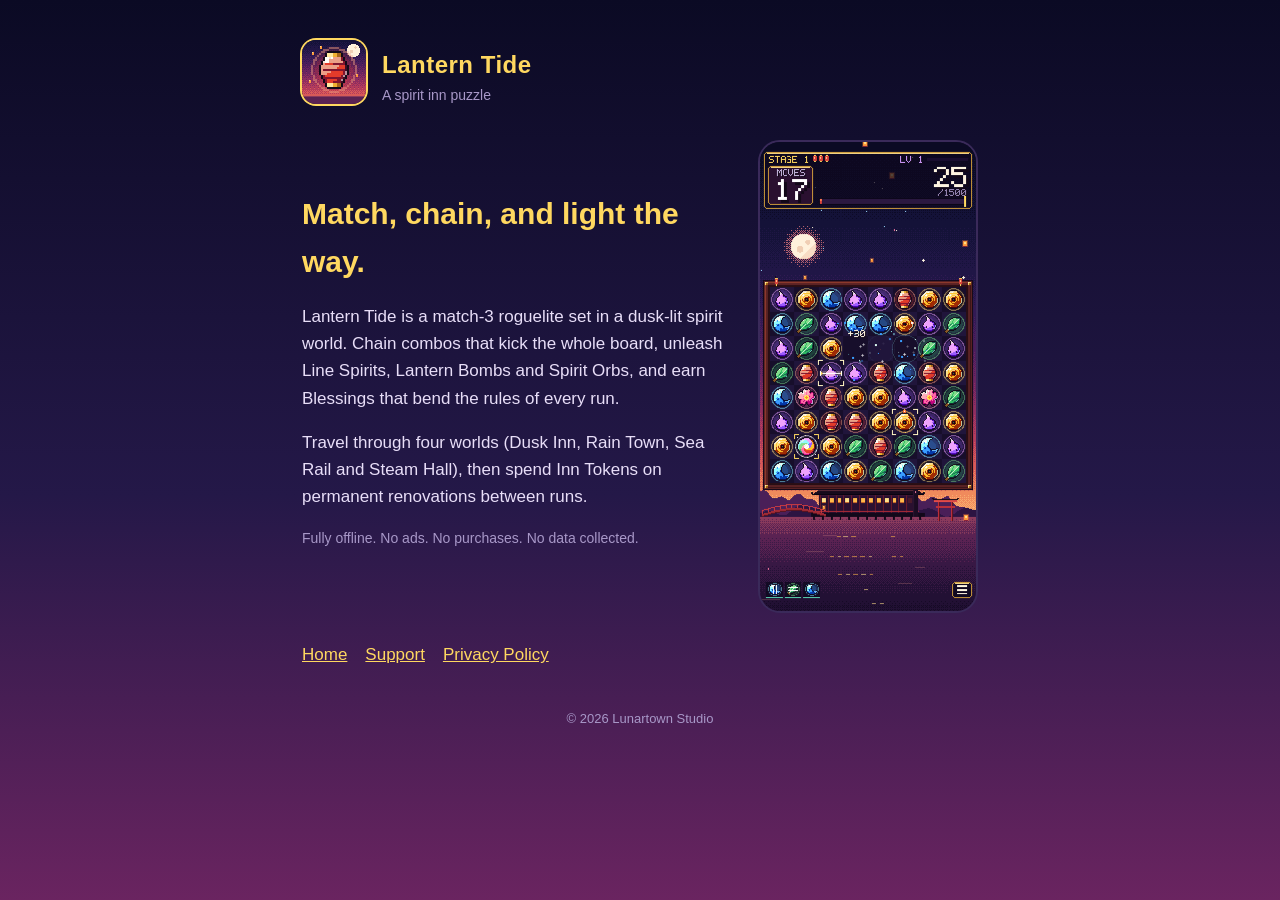
<file: index.html>
<!DOCTYPE html>
<html lang="en">
<head>
<meta charset="utf-8">
<meta name="viewport" content="width=device-width, initial-scale=1">
<title>Lantern Tide</title>
<link rel="icon" type="image/png" href="icon.png">
<link rel="stylesheet" href="style.css">
</head>
<body>
<main>
<header><a href="./"><img src="icon.png" alt=""></a><div><a href="./"><div class="name">Lantern Tide</div></a><div class="tag">A spirit inn puzzle</div></div></header>
<div class="hero">
  <div>
    <h1>Match, chain, and light the way.</h1>
    <p>Lantern Tide is a match-3 roguelite set in a dusk-lit spirit world. Chain combos that kick the whole board, unleash Line Spirits, Lantern Bombs and Spirit Orbs, and earn Blessings that bend the rules of every run.</p>
    <p>Travel through four worlds (Dusk Inn, Rain Town, Sea Rail and Steam Hall), then spend Inn Tokens on permanent renovations between runs.</p>
    <p class="muted">Fully offline. No ads. No purchases. No data collected.</p>
  </div>
  <img class="shot" src="shot.png" alt="Lantern Tide gameplay">
</div>
<nav><a href="./">Home</a><a href="support.html">Support</a><a href="privacy.html">Privacy Policy</a></nav>
<footer>© 2026 Lunartown Studio</footer>
</main>
</body>
</html>
</file>
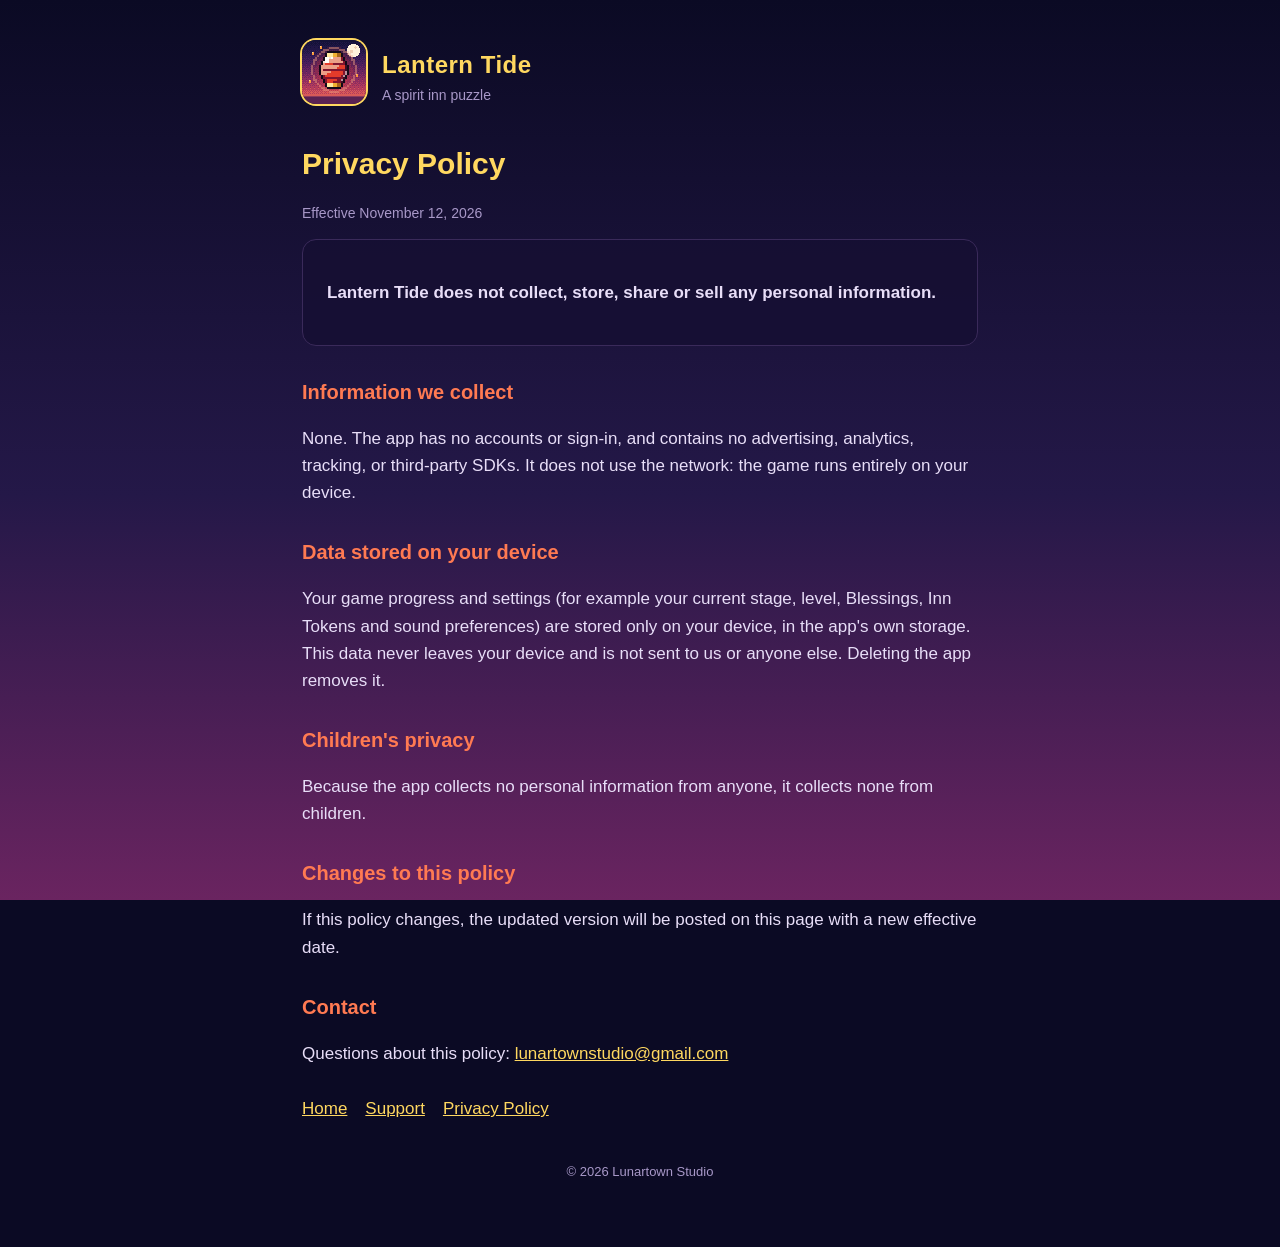
<file: privacy.html>
<!DOCTYPE html>
<html lang="en">
<head>
<meta charset="utf-8">
<meta name="viewport" content="width=device-width, initial-scale=1">
<title>Privacy Policy · Lantern Tide</title>
<link rel="icon" type="image/png" href="icon.png">
<link rel="stylesheet" href="style.css">
</head>
<body>
<main>
<header><a href="./"><img src="icon.png" alt=""></a><div><a href="./"><div class="name">Lantern Tide</div></a><div class="tag">A spirit inn puzzle</div></div></header>
<h1>Privacy Policy</h1>
<p class="muted">Effective November 12, 2026</p>
<div class="card">
  <p><strong>Lantern Tide does not collect, store, share or sell any personal information.</strong></p>
</div>
<h2>Information we collect</h2>
<p>None. The app has no accounts or sign-in, and contains no advertising, analytics, tracking, or third-party SDKs. It does not use the network: the game runs entirely on your device.</p>
<h2>Data stored on your device</h2>
<p>Your game progress and settings (for example your current stage, level, Blessings, Inn Tokens and sound preferences) are stored only on your device, in the app's own storage. This data never leaves your device and is not sent to us or anyone else. Deleting the app removes it.</p>
<h2>Children's privacy</h2>
<p>Because the app collects no personal information from anyone, it collects none from children.</p>
<h2>Changes to this policy</h2>
<p>If this policy changes, the updated version will be posted on this page with a new effective date.</p>
<h2>Contact</h2>
<p>Questions about this policy: <a href="mailto:lunartownstudio@gmail.com">lunartownstudio@gmail.com</a></p>
<nav><a href="./">Home</a><a href="support.html">Support</a><a href="privacy.html">Privacy Policy</a></nav>
<footer>© 2026 Lunartown Studio</footer>
</main>
</body>
</html>
</file>
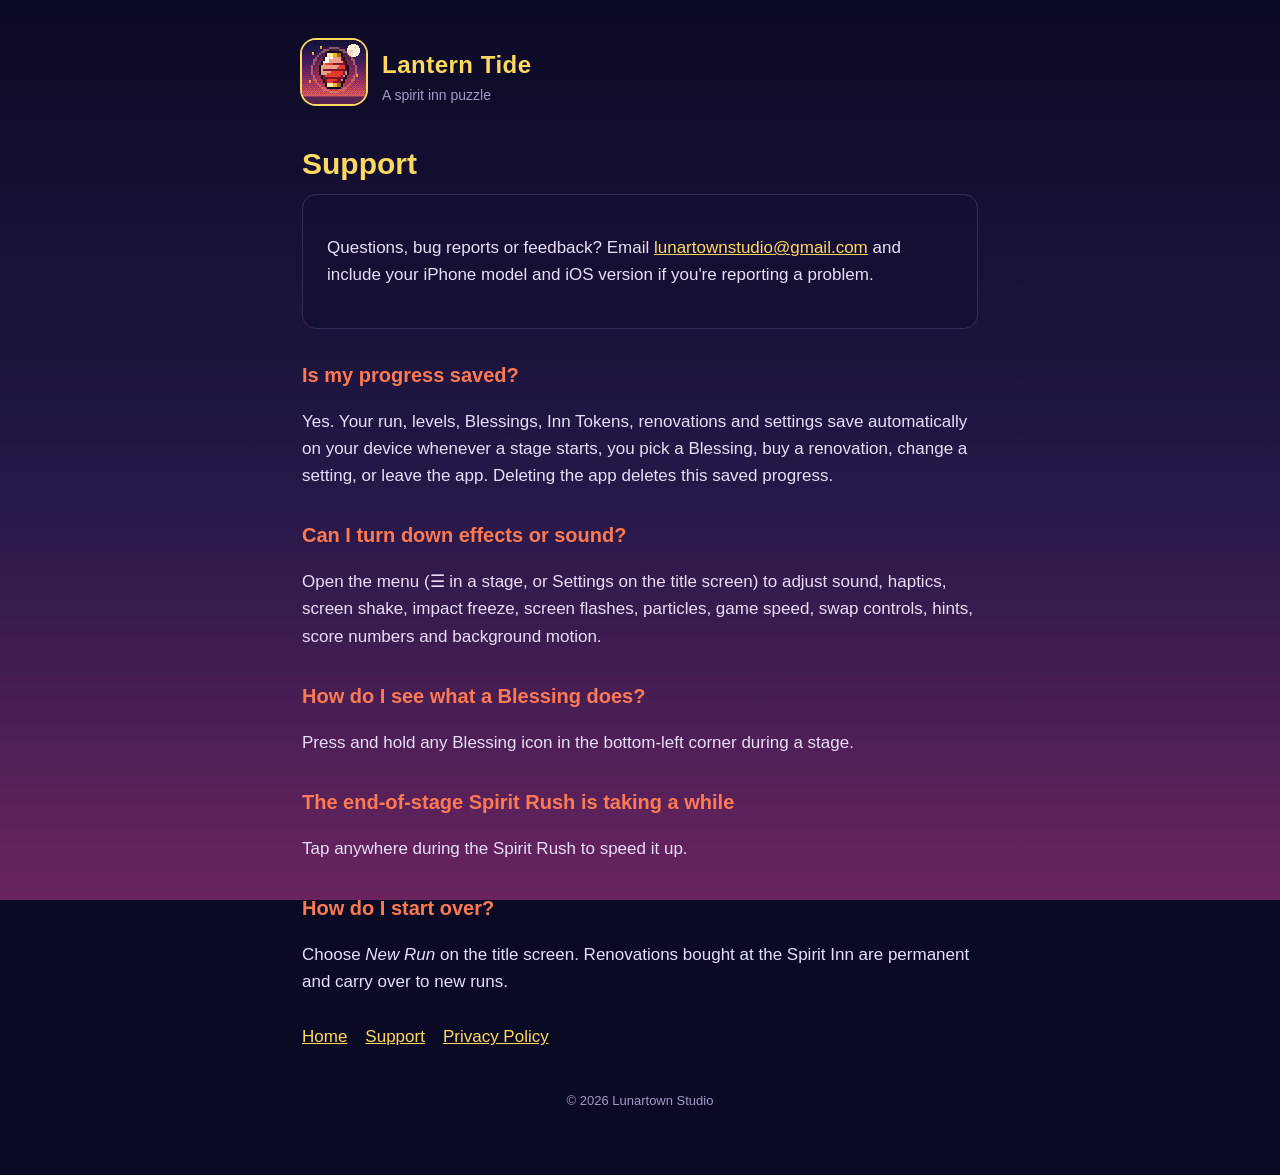
<file: support.html>
<!DOCTYPE html>
<html lang="en">
<head>
<meta charset="utf-8">
<meta name="viewport" content="width=device-width, initial-scale=1">
<title>Support · Lantern Tide</title>
<link rel="icon" type="image/png" href="icon.png">
<link rel="stylesheet" href="style.css">
</head>
<body>
<main>
<header><a href="./"><img src="icon.png" alt=""></a><div><a href="./"><div class="name">Lantern Tide</div></a><div class="tag">A spirit inn puzzle</div></div></header>
<h1>Support</h1>
<div class="card">
  <p>Questions, bug reports or feedback? Email <a href="mailto:lunartownstudio@gmail.com">lunartownstudio@gmail.com</a> and include your iPhone model and iOS version if you're reporting a problem.</p>
</div>
<h2>Is my progress saved?</h2>
<p>Yes. Your run, levels, Blessings, Inn Tokens, renovations and settings save automatically on your device whenever a stage starts, you pick a Blessing, buy a renovation, change a setting, or leave the app. Deleting the app deletes this saved progress.</p>
<h2>Can I turn down effects or sound?</h2>
<p>Open the menu (☰ in a stage, or Settings on the title screen) to adjust sound, haptics, screen shake, impact freeze, screen flashes, particles, game speed, swap controls, hints, score numbers and background motion.</p>
<h2>How do I see what a Blessing does?</h2>
<p>Press and hold any Blessing icon in the bottom-left corner during a stage.</p>
<h2>The end-of-stage Spirit Rush is taking a while</h2>
<p>Tap anywhere during the Spirit Rush to speed it up.</p>
<h2>How do I start over?</h2>
<p>Choose <em>New Run</em> on the title screen. Renovations bought at the Spirit Inn are permanent and carry over to new runs.</p>
<nav><a href="./">Home</a><a href="support.html">Support</a><a href="privacy.html">Privacy Policy</a></nav>
<footer>© 2026 Lunartown Studio</footer>
</main>
</body>
</html>
</file>
<file: style.css>
:root { --bg:#0b0a24; --panel:#160f33; --line:#3a2a5a; --text:#e8def8; --muted:#a898c8; --gold:#ffd860; --coral:#ff7a52; }
* { box-sizing: border-box; }
html, body { margin: 0; background: var(--bg); color: var(--text); font: 17px/1.6 -apple-system, BlinkMacSystemFont, "Segoe UI", Roboto, sans-serif; }
body { background: linear-gradient(#0b0a24 0%, #241848 55%, #6a2460 100%) fixed; min-height: 100vh; }
main { max-width: 720px; margin: 0 auto; padding: 40px 22px 64px; }
header { display: flex; align-items: center; gap: 16px; margin-bottom: 28px; }
header img { width: 64px; height: 64px; border-radius: 14px; image-rendering: pixelated; box-shadow: 0 0 0 2px var(--gold); }
header a { color: inherit; text-decoration: none; }
header .name { font-size: 24px; font-weight: 800; letter-spacing: .5px; color: var(--gold); }
header .tag { color: var(--muted); font-size: 14px; }
h1 { font-size: 30px; margin: 0 0 6px; color: var(--gold); }
h2 { font-size: 20px; margin: 30px 0 8px; color: var(--coral); }
p, li { color: var(--text); }
.muted { color: var(--muted); font-size: 14px; }
.card { background: rgba(22,15,51,.85); border: 1px solid var(--line); border-radius: 14px; padding: 22px 24px; }
a { color: var(--gold); }
nav { display: flex; gap: 18px; flex-wrap: wrap; margin-top: 28px; }
.hero { display: grid; grid-template-columns: 1fr 220px; gap: 28px; align-items: center; }
.hero img.shot { width: 220px; border-radius: 22px; border: 2px solid var(--line); image-rendering: pixelated; }
@media (max-width: 620px) { .hero { grid-template-columns: 1fr; } .hero img.shot { margin: 0 auto; } }
footer { margin-top: 40px; color: var(--muted); font-size: 13px; text-align: center; }
</file>
